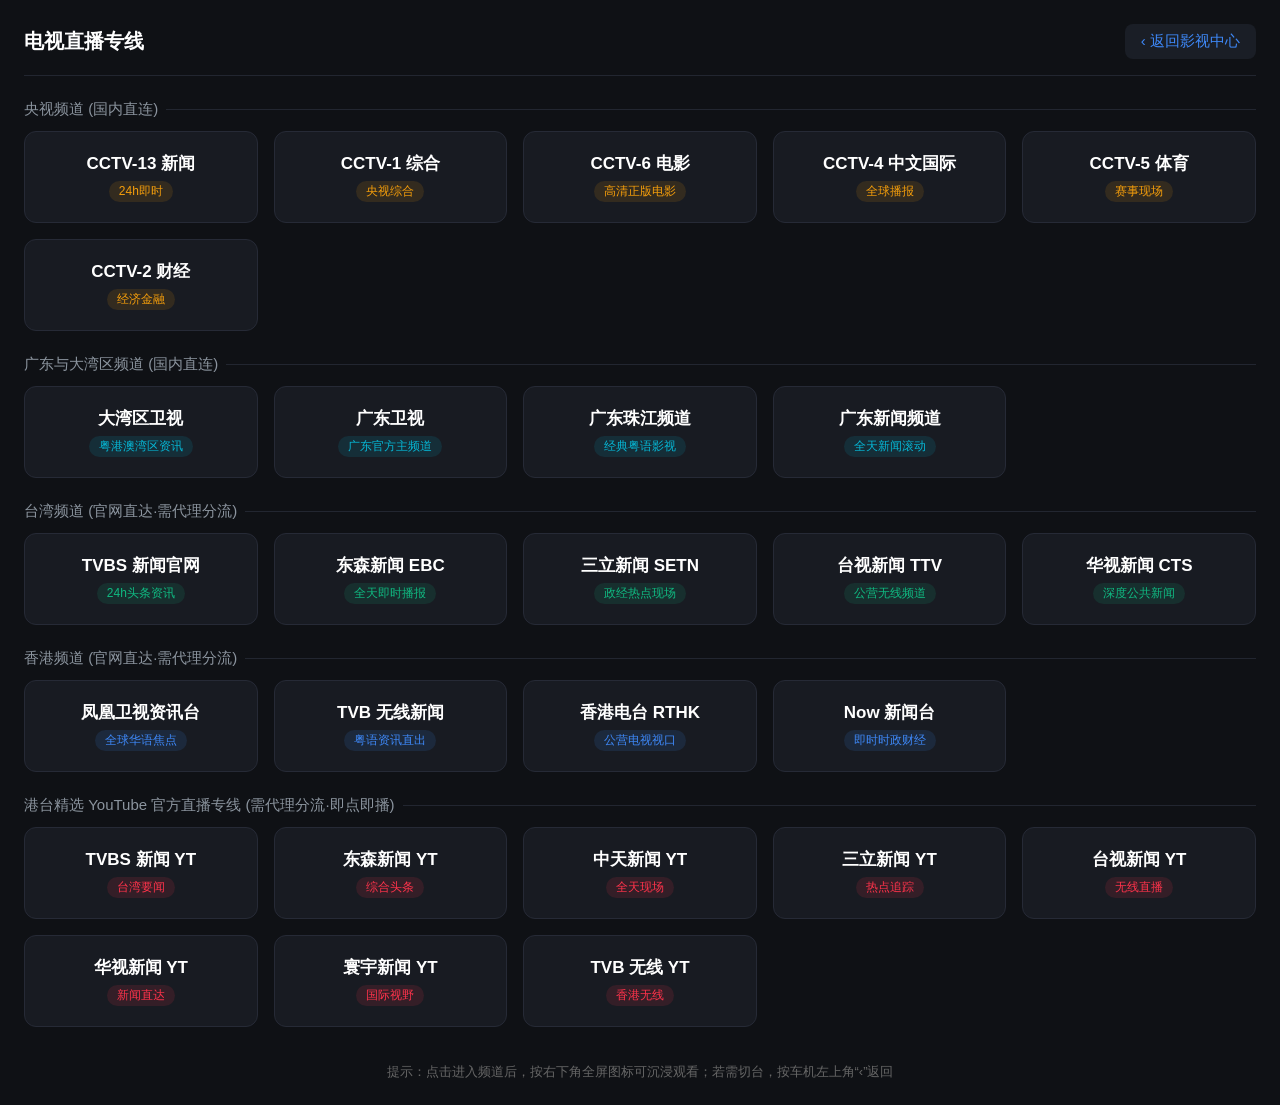
<file: public/tv.html>
<!DOCTYPE html>
<html lang="zh-CN">
<head>
  <meta charset="UTF-8">
  <meta name="viewport" content="width=device-width, initial-scale=1, maximum-scale=1, user-scalable=no">
  <meta name="theme-color" content="#0f1115">
  <title>车载电视直播导航</title>
  <style>
    * {
      box-sizing: border-box;
      margin: 0;
      padding: 0;
      -webkit-tap-highlight-color: transparent;
    }
    body {
      width: 100vw;
      min-height: 100vh;
      background: #0f1115;
      color: #fff;
      font-family: -apple-system, BlinkMacSystemFont, "Segoe UI", Roboto, sans-serif;
      padding: 24px;
      user-select: none;
      overflow-y: auto;
    }
    
    header {
      display: flex;
      justify-content: space-between;
      align-items: center;
      padding-bottom: 16px;
      border-bottom: 1px solid #222630;
      margin-bottom: 24px;
    }
    h1 {
      font-size: 20px;
      font-weight: 600;
    }
    .back-btn {
      color: #3e88f7;
      text-decoration: none;
      font-size: 15px;
      padding: 8px 16px;
      background: #1a1e26;
      border-radius: 8px;
    }

    .section-title {
      font-size: 15px;
      color: #8b949e;
      margin: 24px 0 12px 0;
      display: flex;
      align-items: center;
      gap: 8px;
    }
    .section-title::after {
      content: "";
      flex: 1;
      height: 1px;
      background: #222630;
    }

    .grid {
      display: grid;
      grid-template-columns: repeat(auto-fill, minmax(210px, 1fr));
      gap: 16px;
    }
    .card {
      background: #181b22;
      border: 1px solid #262a36;
      border-radius: 12px;
      padding: 20px 16px;
      display: flex;
      flex-direction: column;
      justify-content: center;
      align-items: center;
      cursor: pointer;
      transition: transform 0.15s, background 0.15s, border-color 0.15s;
    }
    .card:active {
      transform: scale(0.96);
      background: #232834;
      border-color: #3e88f7;
    }
    .card-title {
      font-size: 17px;
      font-weight: 600;
      margin-bottom: 6px;
      text-align: center;
    }
    .card-tag {
      font-size: 12px;
      padding: 2px 10px;
      border-radius: 20px;
    }
    .tag-cctv { color: #f59e0b; background: rgba(245, 158, 11, 0.12); }
    .tag-gdtv { color: #06b6d4; background: rgba(6, 182, 212, 0.12); }
    .tag-tw   { color: #10b981; background: rgba(16, 185, 129, 0.12); }
    .tag-hk   { color: #3e88f7; background: rgba(62, 136, 247, 0.12); }
    .tag-yt   { color: #ff334b; background: rgba(255, 51, 75, 0.12); }

    .tip {
      margin-top: 36px;
      text-align: center;
      font-size: 13px;
      color: #666;
    }
  </style>
</head>
<body>
  <header>
    <h1>电视直播专线</h1>
    <a href="/" class="back-btn">‹ 返回影视中心</a>
  </header>

  <div id="container"></div>
  <div class="tip">提示：点击进入频道后，按右下角全屏图标可沉浸观看；若需切台，按车机左上角“‹”返回</div>

  <script>
    const channelGroups = [
      {
        groupName: "央视频道 (国内直连)",
        items: [
          { name: "CCTV-13 新闻", tag: "24h即时", class: "tag-cctv", url: "https://tv.cctv.com/live/cctv13/" },
          { name: "CCTV-1 综合", tag: "央视综合", class: "tag-cctv", url: "https://tv.cctv.com/live/cctv1/" },
          { name: "CCTV-6 电影", tag: "高清正版电影", class: "tag-cctv", url: "https://tv.cctv.com/live/cctv6/" },
          { name: "CCTV-4 中文国际", tag: "全球播报", class: "tag-cctv", url: "https://tv.cctv.com/live/cctv4/" },
          { name: "CCTV-5 体育", tag: "赛事现场", class: "tag-cctv", url: "https://tv.cctv.com/live/cctv5/" },
          { name: "CCTV-2 财经", tag: "经济金融", class: "tag-cctv", url: "https://tv.cctv.com/live/cctv2/" }
        ]
      },
      {
        groupName: "广东与大湾区频道 (国内直连)",
        items: [
          { name: "大湾区卫视", tag: "粤港澳湾区资讯", class: "tag-gdtv", url: "https://www.gdtv.cn/tvChannelDetail/44" },
          { name: "广东卫视", tag: "广东官方主频道", class: "tag-gdtv", url: "https://www.gdtv.cn/tvChannelDetail/43" },
          { name: "广东珠江频道", tag: "经典粤语影视", class: "tag-gdtv", url: "https://www.gdtv.cn/tvChannelDetail/45" },
          { name: "广东新闻频道", tag: "全天新闻滚动", class: "tag-gdtv", url: "https://www.gdtv.cn/tvChannelDetail/46" }
        ]
      },
      {
        groupName: "台湾频道 (官网直达·需代理分流)",
        items: [
          { name: "TVBS 新闻官网", tag: "24h头条资讯", class: "tag-tw", url: "https://news.tvbs.com.tw/live/news" },
          { name: "东森新闻 EBC", tag: "全天即时播报", class: "tag-tw", url: "https://news.ebc.net.tw/live" },
          { name: "三立新闻 SETN", tag: "政经热点现场", class: "tag-tw", url: "https://www.setn.com/live/" },
          { name: "台视新闻 TTV", tag: "公营无线频道", class: "tag-tw", url: "https://news.ttv.com.tw/live" },
          { name: "华视新闻 CTS", tag: "深度公共新闻", class: "tag-tw", url: "https://news.cts.com.tw/live/" }
        ]
      },
      {
        groupName: "香港频道 (官网直达·需代理分流)",
        items: [
          { name: "凤凰卫视资讯台", tag: "全球华语焦点", class: "tag-hk", url: "https://m.fengshows.com/live" },
          { name: "TVB 无线新闻", tag: "粤语资讯直出", class: "tag-hk", url: "https://news.tvb.com/tc/live/inews" },
          { name: "香港电台 RTHK", tag: "公营电视视口", class: "tag-hk", url: "https://www.rthk.hk/tv" },
          { name: "Now 新闻台", tag: "即时时政财经", class: "tag-hk", url: "https://news.now.com/home/live" }
        ]
      },
      {
        groupName: "港台精选 YouTube 官方直播专线 (需代理分流·即点即播)",
        items: [
          { name: "TVBS 新闻 YT", tag: "台湾要闻", class: "tag-yt", url: "https://www.youtube.com/@TVBSNEWS01/live" },
          { name: "东森新闻 YT", tag: "综合头条", class: "tag-yt", url: "https://www.youtube.com/@newsebc/live" },
          { name: "中天新闻 YT", tag: "全天现场", class: "tag-yt", url: "https://www.youtube.com/@ctitv/live" },
          { name: "三立新闻 YT", tag: "热点追踪", class: "tag-yt", url: "https://www.youtube.com/@setn/live" },
          { name: "台视新闻 YT", tag: "无线直播", class: "tag-yt", url: "https://www.youtube.com/@ttvnewsview/live" },
          { name: "华视新闻 YT", tag: "新闻直达", class: "tag-yt", url: "https://www.youtube.com/@CtsTwNews/live" },
          { name: "寰宇新闻 YT", tag: "国际视野", class: "tag-yt", url: "https://www.youtube.com/@GlobalNews_tw/live" },
          { name: "TVB 无线 YT", tag: "香港无线", class: "tag-yt", url: "https://www.youtube.com/@tvbnewsofficial/live" }
        ]
      }
    ];

    function openFullScreen(url) {
      const elem = document.documentElement;
      if (elem.requestFullscreen) {
        elem.requestFullscreen().catch(() => {});
      } else if (elem.webkitRequestFullscreen) {
        elem.webkitRequestFullscreen();
      }
      setTimeout(() => {
        window.location.href = url;
      }, 50);
    }

    const container = document.getElementById('container');

    channelGroups.forEach(group => {
      const title = document.createElement('div');
      title.className = 'section-title';
      title.innerText = group.groupName;
      container.appendChild(title);

      const grid = document.createElement('div');
      grid.className = 'grid';

      group.items.forEach(c => {
        const card = document.createElement('div');
        card.className = 'card';
        card.innerHTML = `
          <div class="card-title">${c.name}</div>
          <div class="card-tag ${c.class}">${c.tag}</div>
        `;
        card.onclick = () => openFullScreen(c.url);
        grid.appendChild(card);
      });

      container.appendChild(grid);
    });
  </script>
</body>
</html>
</file>
